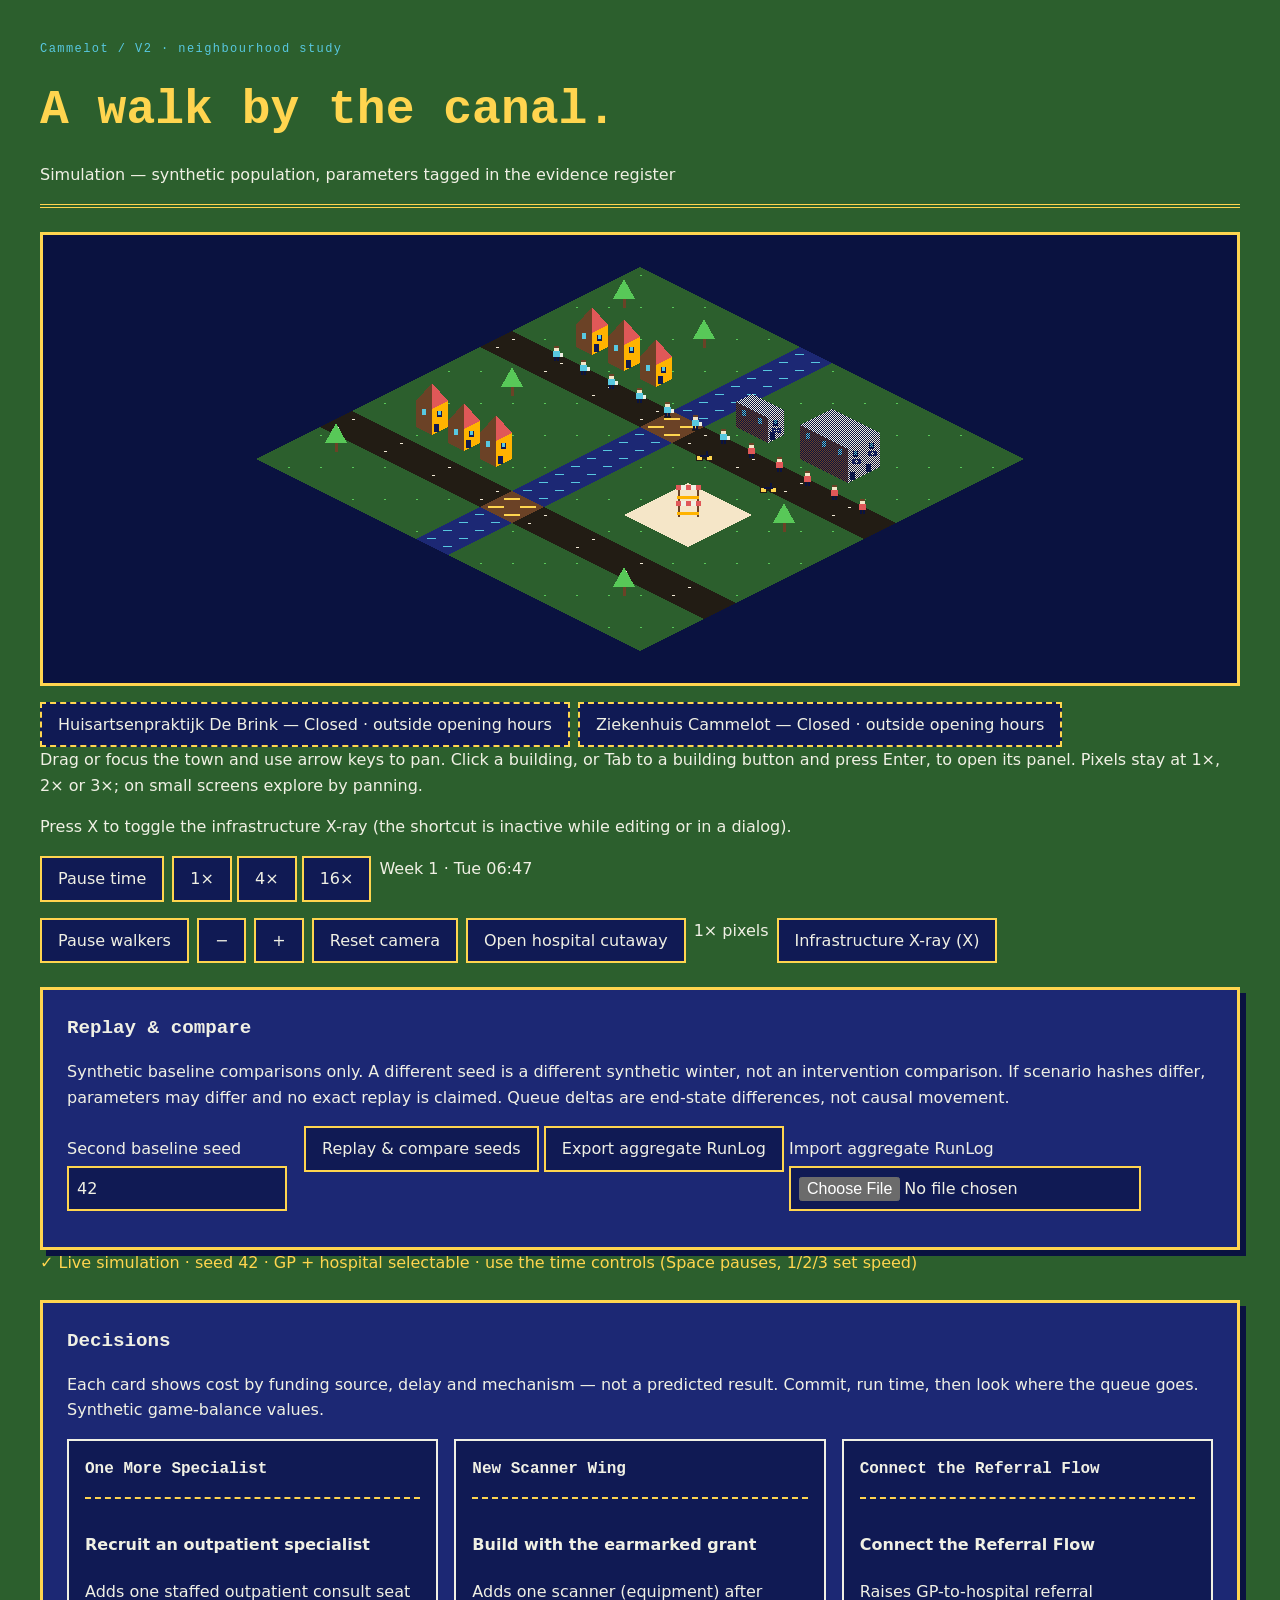
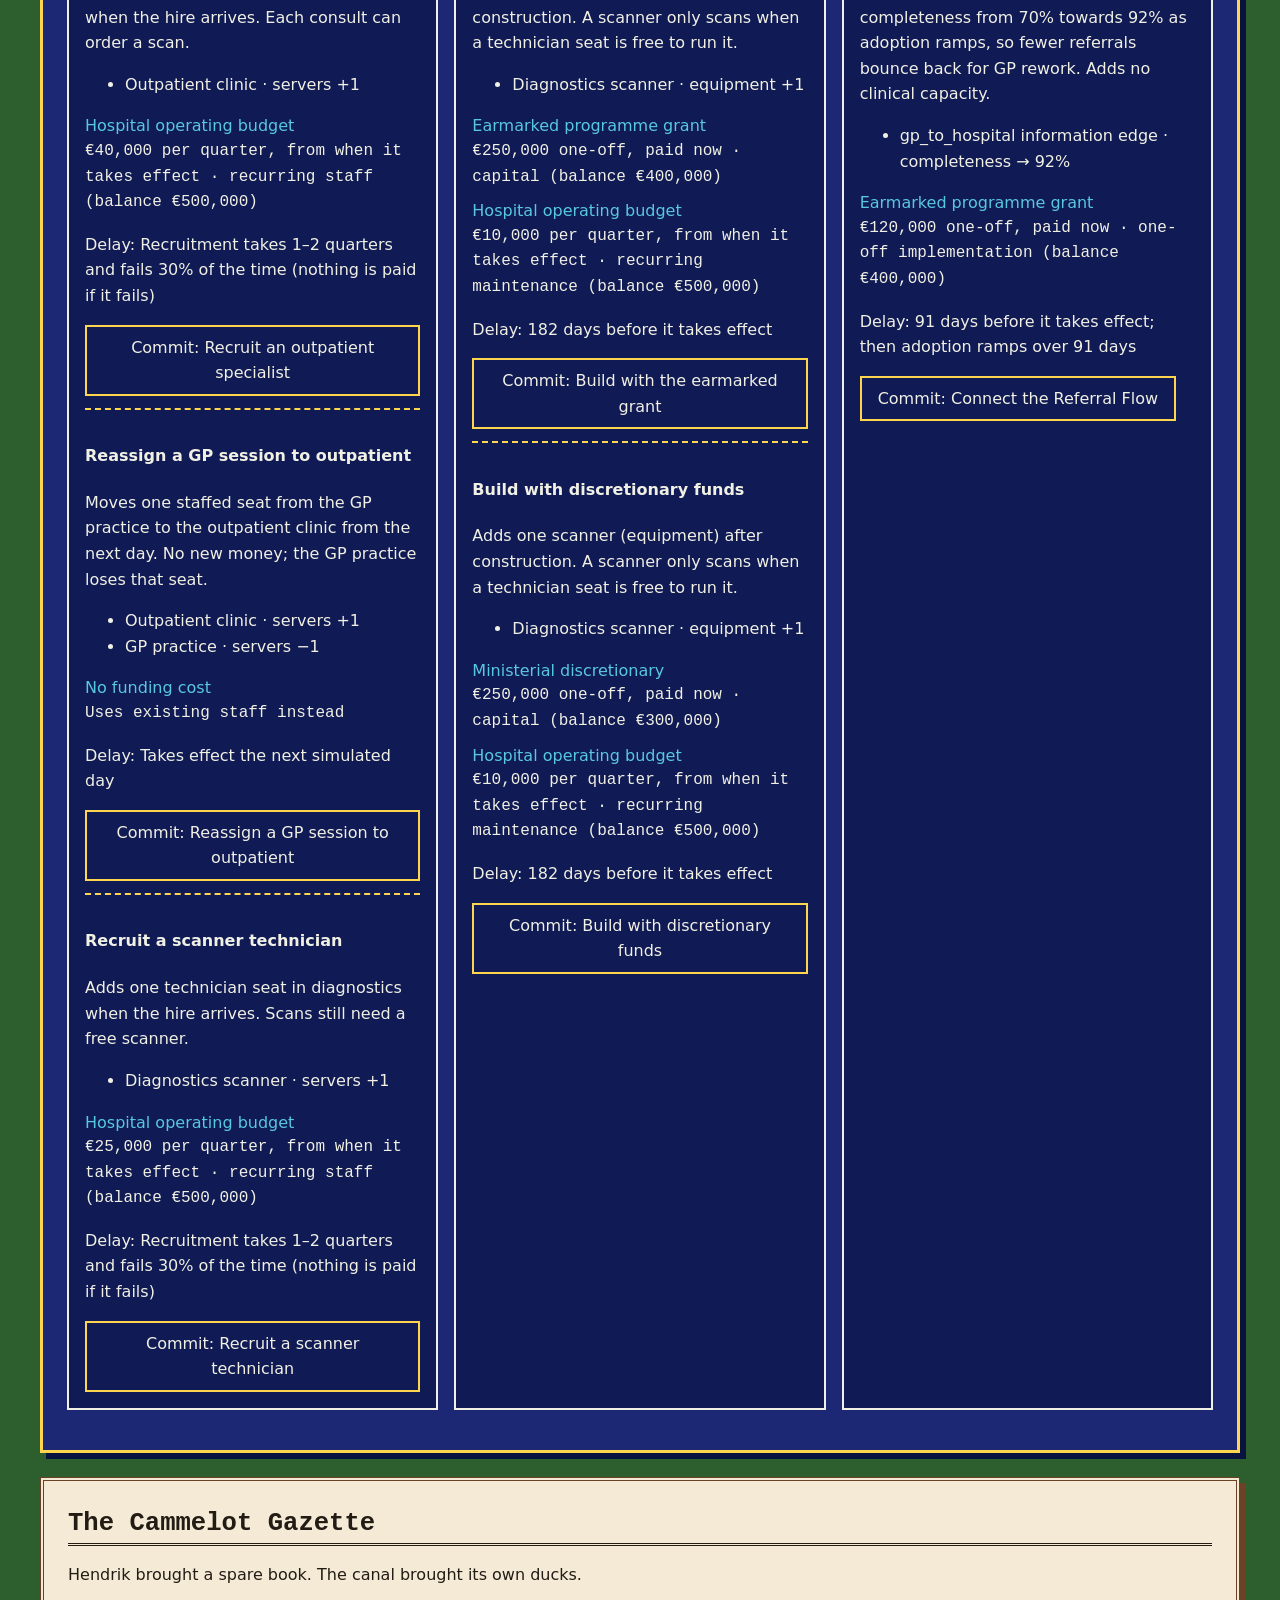
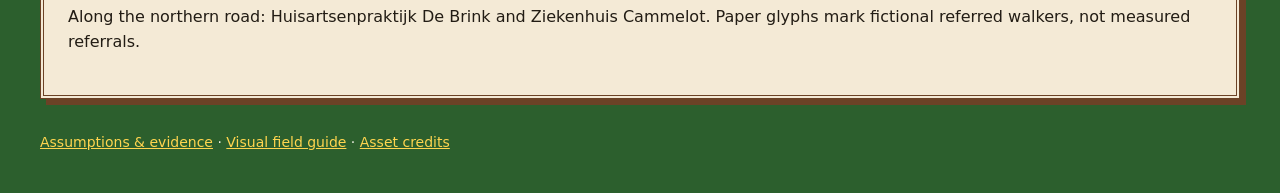
<file: index.html>
<!doctype html>
<html lang="en">
<head>
  <meta charset="utf-8"><meta name="viewport" content="width=device-width, initial-scale=1">
  <link rel="icon" href="data:,"><link rel="stylesheet" href="./src/ui/theme.css">
  <title>Cammelot V2 · A walk by the canal</title>
  <style>
    .town { position: relative; border: 3px solid var(--m-gold); background: var(--m-blue3); }
    #building-tooltip { position: absolute; z-index: 2; max-width: 16rem; padding: .5rem .75rem; transform: translate(-50%, calc(-100% - .5rem)); pointer-events: none;
      background: var(--m-blue); border: 2px solid var(--m-gold); color: var(--m-white); font-size: .875rem; line-height: 1.4; }
    #building-tooltip[hidden] { display: none; }
    #building-tooltip span { display: block; } #building-tooltip ul { margin: .25rem 0 0; padding: 0; list-style: none; font-family: var(--font-number); }
    .building-list { display: flex; flex-wrap: wrap; gap: .5rem; margin: 1rem 0 0; padding: 0; list-style: none; }
    .building-list button[data-state="closed"] { border-style: dashed; }
    .building-list button[data-state="construction"] { border-style: double; border-width: 4px; }
    #building-panel dl { display: grid; grid-template-columns: max-content 1fr; gap: .25rem 1rem; margin: 1rem 0; }
    #building-panel dt { color: var(--m-cyan); } #building-panel dd { margin: 0; font-family: var(--font-number); }
    #building-panel [data-xray-link="referral-completeness"] { color: var(--m-cyan); background: var(--m-blue2); border-block: 1px solid var(--m-cyan); padding: .2rem .4rem; }
    #building-panel dt[data-xray-link="referral-completeness"] { font-weight: bold; }
    #city { display: block; width: 100%; touch-action: none; cursor: grab; }
    .controls { display: flex; flex-wrap: wrap; gap: .5rem; margin-block: 1rem; }
    #interior[hidden] { display: none; }
    #interior { transform-origin: 70% 30%; animation: zoom-in .5s steps(6) both; }
    @keyframes zoom-in { from { transform: scale(.35); opacity: 0; } to { transform: scale(1); opacity: 1; } }
    #interior-canvas { display: block; width: 100%; max-width: 768px; image-rendering: pixelated; border: 3px solid var(--m-gold); cursor: pointer; }
    #interior-areas { display: flex; flex-wrap: wrap; gap: .5rem; margin: 1rem 0; padding: 0; list-style: none; }
    #interior-areas button[aria-pressed="true"] { border-width: 4px; }
    #interior-panel dl { display: grid; grid-template-columns: max-content 1fr; gap: .25rem 1rem; margin: 1rem 0; }
    #interior-panel dt { color: var(--m-cyan); } #interior-panel dd { margin: 0; font-family: var(--font-number); }
    #xray-panel[hidden] { display: none; }
    #xray-panel { margin-top: 1rem; }
    #xray-edges { display: grid; gap: .5rem; margin: 0; padding: 0; list-style: none; }
    #xray-edges button { width: 100%; text-align: left; }
    #xray-edges button[aria-pressed="true"] { border-width: 4px; }
    #xray-detail dl { display: grid; grid-template-columns: max-content 1fr; gap: .25rem 1rem; margin: 1rem 0; }
    #xray-detail dt { color: var(--m-cyan); } #xray-detail dd { margin: 0; font-family: var(--font-number); }
    .xray-note { border-inline-start: 4px solid var(--m-gold); padding-inline-start: .75rem; }
    .gazette { margin-top: 1.5rem; } #notice { color: var(--m-gold); }
    #replay-panel { margin-top: 1.5rem; }
    #replay-panel label { display: inline-grid; gap: .25rem; margin: .25rem .75rem .75rem 0; }
    #replay-panel input { min-height: 44px; max-width: 22rem; padding: .5rem; border: 2px solid var(--m-gold); background: var(--m-blue2); color: var(--m-white); font: inherit; }
    #replay-results { overflow-wrap: anywhere; }
    #decisions { margin-top: 1.5rem; } #decision-cards { display: grid; gap: 1rem; grid-template-columns: repeat(auto-fit, minmax(min(100%, 22rem), 1fr)); }
    #decision-cards .card + .card { margin-top: 0; } .decision-option { border-top: 2px dashed var(--m-gold); padding-top: .75rem; margin-top: .75rem; }
    #decision-cards .card > p { margin: 1rem 0 0; } .decision-option dt { color: var(--m-cyan); } .decision-option dd { margin: 0 0 .5rem; font-family: var(--font-number); }
  </style>
</head>
<body><main>
  <header><p class="eyebrow">Cammelot / V2 · neighbourhood study</p>
    <h1>A walk by the canal.</h1><p id="banner">Simulation — synthetic population, parameters tagged in the evidence register</p></header>
  <section aria-label="Isometric neighbourhood">
    <div class="town"><canvas id="city" width="800" height="448" tabindex="0" role="img"
      aria-label="Isometric Cammelot: canal, houses, market, De Brink GP and Cammelot hospital. Use arrow keys to pan." aria-describedby="help">
      A fictional neighbourhood with residents walking along the canal road.
    </canvas><div id="building-tooltip" role="tooltip" hidden></div></div>
    <nav id="buildings" aria-label="Buildings"></nav>
    <p id="help">Drag or focus the town and use arrow keys to pan. Click a building, or Tab to a building button and press Enter, to open its panel. Pixels stay at 1×, 2× or 3×; on small screens explore by panning.</p>
    <p>Press X to toggle the infrastructure X-ray (the shortcut is inactive while editing or in a dialog).</p>
    <div class="controls" id="time-controls" role="group" aria-label="Time controls">
      <button id="play" type="button" aria-pressed="false">Pause time</button>
      <span role="group" aria-label="Speed"><button type="button" data-speed="1" aria-pressed="true">1×</button>
        <button type="button" data-speed="4" aria-pressed="false">4×</button>
        <button type="button" data-speed="16" aria-pressed="false">16×</button></span>
      <output id="week" aria-label="Simulated time">Week 1</output>
    </div>
    <div class="controls" aria-label="Town camera">
      <button id="pause" aria-pressed="false">Pause walkers</button>
      <button id="out" aria-label="Zoom out">−</button><button id="in" aria-label="Zoom in">+</button>
      <button id="reset">Reset camera</button><button id="open-hospital" aria-controls="interior" aria-expanded="false">Open hospital cutaway</button><output id="zoom" aria-live="polite">1× pixels</output>
      <button id="toggle-xray" type="button" aria-pressed="false" aria-controls="xray-panel">Infrastructure X-ray (X)</button>
    </div>
    <section id="replay-panel" class="panel" aria-labelledby="replay-title">
      <h2 id="replay-title">Replay &amp; compare</h2>
      <p>Synthetic baseline comparisons only. A different seed is a different synthetic winter, not an intervention comparison. If scenario hashes differ, parameters may differ and no exact replay is claimed. Queue deltas are end-state differences, not causal movement.</p>
      <label>Second baseline seed <input id="compare-seed" type="text" value="42" autocomplete="off"></label>
      <button id="compare-baseline" type="button">Replay &amp; compare seeds</button>
      <button id="export-runlog" type="button">Export aggregate RunLog</button>
      <label>Import aggregate RunLog <input id="import-runlog" type="file" accept="application/json,.json"></label>
      <div id="replay-results" aria-live="polite"></div>
    </section>
    <section id="xray-panel" class="panel" aria-labelledby="xray-title" hidden>
      <h2 id="xray-title">Digital infrastructure X-ray</h2>
      <p class="xray-note">Synthetic fixture · assumption. These invented demonstration values are not observations, healthcare evidence, or a live integration.</p>
      <p>Static markers: four blocks show completeness (25% each); gold ticks show latency (one per 15 minutes, capped at six); clipboard and framed ! marks cue handoffs and failures. These are coarse display cues; select an edge for exact values. Status also uses ✓ / ! shapes and text, not colour alone.</p>
      <ul id="xray-edges" aria-label="Infrastructure edges"></ul>
      <article id="xray-detail" aria-live="polite"><h3 data-edge-title>Select an edge</h3><p data-edge-status></p><dl data-edge-values></dl></article>
    </section>
    <dialog id="building-panel" class="panel" aria-labelledby="building-panel-title">
      <h2 id="building-panel-title" data-panel-title></h2><dl data-panel-body></dl>
      <p>Synthetic values, not measurements.</p>
      <button type="button" data-panel-close>Close</button>
    </dialog>
    <p id="notice" role="status">Loading the neighbourhood…</p>
  </section>
  <section id="interior" aria-labelledby="interior-title" hidden>
    <h2 id="interior-title" tabindex="-1">Ziekenhuis Cammelot — cutaway</h2>
    <p>Chairs are capacity, people are the queue, staff are on shift. Synthetic values, not measurements.</p>
    <div id="interior-stage"></div>
    <ul id="interior-areas"></ul>
    <section id="interior-panel" class="panel" aria-live="polite"><h3 data-title>Choose an area</h3><dl data-body></dl></section>
    <button id="close-hospital" type="button">Back to the city</button>
  </section>
  <section id="decisions" class="panel" aria-labelledby="decisions-title" hidden>
    <h2 id="decisions-title">Decisions</h2>
    <p>Each card shows cost by funding source, delay and mechanism — not a predicted result. Commit, run time, then look where the queue goes. Synthetic game-balance values.</p>
    <div id="decision-cards"></div>
    <p id="decision-status" role="status" aria-live="polite"></p>
  </section>
  <section class="gazette" aria-labelledby="gazette-title"><h2 id="gazette-title">The Cammelot Gazette</h2>
    <p>Hendrik brought a spare book. The canal brought its own ducks.</p>
    <p>Along the northern road: Huisartsenpraktijk De Brink and Ziekenhuis Cammelot.
      Paper glyphs mark fictional referred walkers, not measured referrals.</p></section>
  <footer><a href="./assumptions.html">Assumptions &amp; evidence</a> · <a href="./styleguide.html">Visual field guide</a> · <a href="./assets/CREDITS.md">Asset credits</a></footer>
</main>
<script type="module">
  import { createCity, MOCK_SNAPSHOT } from './src/render/city.js';
  import { createBuildingUI } from './src/ui/buildings.js';
  import { mapInfrastructure, shouldToggleXrayKey } from './src/render/xray.js';
  import { createLive, toRenderSnapshot, describeTime, HONEST_LABEL, SPEEDS } from './src/app/live.js';
  import { createSim } from './src/sim/engine.js';
  import { compareRunLogs, exportRunLog, importRunLog, replayRunLog } from './src/sim/replay.js';
  import { describeDecisionCards, renderDecisionCards, REASONS } from './src/ui/decisions.js';
  const canvas = document.querySelector('#city'), notice = document.querySelector('#notice');
  try {
    const response = await fetch('./src/world/neighbourhood.json');
    if (!response.ok) throw Error(`World HTTP ${response.status}`);
    const world = await response.json(), city = createCity(canvas, world);
    // `?fixture` keeps the static mock Snapshots for visual tests; the default page runs the real engine.
    const params = new URLSearchParams(location.search), fixture = params.has('fixture');
    let scenario, live, snapshot = MOCK_SNAPSHOT;
    const timeControls = document.querySelector('#time-controls'), banner = document.querySelector('#banner');
    if (fixture) { timeControls.hidden = true; banner.textContent = 'Synthetic visual fixture — static mock Snapshots, no simulation.'; }
    else {
      const scenarioResponse = await fetch('./src/scenarios/chapter0.json');
      if (!scenarioResponse.ok) throw Error(`Scenario HTTP ${scenarioResponse.status}`);
      scenario = await scenarioResponse.json();
      const parseSeed = value => {
        if (typeof value !== 'string' || value.length === 0) return 42;
        if (/^-?\d+$/.test(value)) {
          const numeric = Number(value);
          if (Number.isSafeInteger(numeric)) return numeric;
        }
        return value;
      };
      const seed = parseSeed(params.get('seed') ?? '42');
      live = createLive(scenario, { seed });
      banner.textContent = HONEST_LABEL;
      snapshot = toRenderSnapshot(live.snapshot, scenario);
    }
    const buildings = createBuildingUI({ canvas, city, world, snapshot, root: document.querySelector('#buildings'),
      panel: document.querySelector('#building-panel'), tooltip: document.querySelector('#building-tooltip') });
    const xrayButton = document.querySelector('#toggle-xray'), xrayPanel = document.querySelector('#xray-panel');
    const xrayNote = document.querySelector('.xray-note');
    const xrayEdges = document.querySelector('#xray-edges'), xrayTitle = document.querySelector('[data-edge-title]');
    const xrayStatus = document.querySelector('[data-edge-status]'), xrayValues = document.querySelector('[data-edge-values]');
    const formatRate = value => `${value} (${Number((value * 100).toPrecision(8))}%)`;
    let xrayEnabled = false, selectedEdgeId = null, panelSnapshot, refreshDecisions = () => {};
    if (!fixture) {
      const edge = scenario.initialState.infrastructure.find(item => item.id === 'gp_to_hospital');
      xrayNote.textContent = `Synthetic simulation · ${edge?.provenance ?? 'unlabelled'} scenario input. These values are model parameters, not observations or healthcare evidence.`;
    }
    function refreshXrayPanel() {
      const edges = mapInfrastructure(snapshot);
      if (!edges.some(edge => edge.id === selectedEdgeId)) selectedEdgeId = edges[0]?.id ?? null;
      xrayEdges.replaceChildren(...edges.map(edge => {
        const li = document.createElement('li'), button = document.createElement('button');
        button.type = 'button'; button.dataset.edgeId = edge.id;
        button.setAttribute('aria-pressed', String(edge.id === selectedEdgeId));
        button.textContent = `${edge.label} — ${formatRate(edge.completeness)} complete · ${edge.latencyMinutes} min`;
        button.onclick = () => {
          selectedEdgeId = edge.id; refreshXrayPanel();
          xrayEdges.querySelector(`[data-edge-id="${edge.id}"]`)?.focus();
        };
        li.append(button); return li;
      }));
      const edge = edges.find(item => item.id === selectedEdgeId);
      if (!edge) {
        xrayTitle.textContent = 'No fixture infrastructure edges';
        xrayStatus.textContent = 'No matching Snapshot.infrastructure records are available.';
        xrayValues.replaceChildren();
        return;
      }
      const needsAttention = edge.completeness < 0.8 || edge.failureRate >= 0.1;
      xrayTitle.textContent = edge.label;
      xrayStatus.textContent = needsAttention ? '⚠ Fixture status: incomplete / failure-prone' : '✓ Fixture status: connected';
      const rows = [
        ['Completeness', formatRate(edge.completeness)],
        ['Latency', `${edge.latencyMinutes} minutes`],
        ['Manual handoff rate', formatRate(edge.manualHandoffRate)],
        ['Failure rate', formatRate(edge.failureRate)]
      ];
      xrayValues.replaceChildren(...rows.flatMap(([label, value]) => {
        const dt = document.createElement('dt'), dd = document.createElement('dd');
        dt.textContent = label; dd.textContent = value; return [dt, dd];
      }));
      xrayEdges.querySelectorAll('button').forEach(button =>
        button.setAttribute('aria-pressed', String(button.dataset.edgeId === edge.id)));
    }
    function setXray(enabled) {
      xrayEnabled = enabled;
      xrayButton.setAttribute('aria-pressed', String(enabled));
      xrayButton.textContent = enabled ? 'Turn infrastructure X-ray off (X)' : 'Infrastructure X-ray (X)';
      xrayPanel.hidden = !enabled;
      if (!enabled && xrayPanel.contains(document.activeElement)) xrayButton.focus();
      canvas.setAttribute('aria-label', enabled
        ? 'Isometric Cammelot infrastructure X-ray. Static information edges; select the edge panel for synthetic fixture values.'
        : 'Isometric Cammelot: canal, houses, market, De Brink GP and Cammelot hospital. Use arrow keys to pan.');
    }
    xrayButton.onclick = () => setXray(!xrayEnabled);
    window.addEventListener('keydown', event => {
      if (!shouldToggleXrayKey(event)) return;
      event.preventDefault(); setXray(!xrayEnabled);
    });
    const reduced = matchMedia('(prefers-reduced-motion: reduce)');
    let paused = reduced.matches, elapsed = 0, last, frames = 0, lastPublish = -Infinity, published, simFailed = false, drawFailed = false;
    const pause = document.querySelector('#pause');
    const updatePause = () => { pause.textContent = paused ? 'Resume walkers' : 'Pause walkers'; pause.setAttribute('aria-pressed', String(paused)); };
    updatePause();
    pause.onclick = () => { paused = !paused; updatePause(); };
    reduced.addEventListener('change', () => { paused = reduced.matches; updatePause(); });
    const resize = () => city.resize(canvas.parentElement.clientWidth, innerWidth <= 480 ? 352 : 448);
    new ResizeObserver(resize).observe(canvas.parentElement); resize();
    const zoomLabel = () => { document.querySelector('#zoom').textContent = `${city.camera.scale}× pixels`; };
    document.querySelector('#in').onclick = () => { city.zoom(city.camera.scale + 1); zoomLabel(); };
    document.querySelector('#out').onclick = () => { city.zoom(city.camera.scale - 1); zoomLabel(); };
    document.querySelector('#reset').onclick = () => { city.reset(); zoomLabel(); };
    canvas.onkeydown = event => {
      const delta = { ArrowLeft: [-32, 0], ArrowRight: [32, 0], ArrowUp: [0, -32], ArrowDown: [0, 32] }[event.key];
      if (delta) { event.preventDefault(); city.pan(...delta); }
    };
    let drag;
    canvas.onpointerdown = e => { drag = { x: e.clientX, y: e.clientY }; canvas.setPointerCapture(e.pointerId); canvas.focus(); };
    canvas.onpointermove = e => { if (drag) { city.pan(drag.x - e.clientX, drag.y - e.clientY); drag = { x: e.clientX, y: e.clientY }; } };
    canvas.onpointerup = canvas.onpointercancel = () => { drag = null; };
    const samples = [], play = document.querySelector('#play'), weekOut = document.querySelector('#week');
    const speedButtons = [...document.querySelectorAll('[data-speed]')];
    const updateTime = () => {
      play.textContent = live.paused ? 'Play time' : 'Pause time'; play.setAttribute('aria-pressed', String(live.paused));
      speedButtons.forEach(b => b.setAttribute('aria-pressed', String(Number(b.dataset.speed) === live.speed)));
      const t = describeTime(live.snapshot.time); weekOut.textContent = t.text; weekOut.dataset.week = t.week;
    };
    if (live) {
      play.onclick = () => { live.setPaused(!live.paused); updateTime(); };
      speedButtons.forEach(b => { b.onclick = () => { live.setSpeed(Number(b.dataset.speed)); updateTime(); }; });
      addEventListener('keydown', e => {
        if (e.target.closest?.('input, textarea, select, dialog') || e.ctrlKey || e.metaKey || e.altKey) return;
        if (e.key === ' ' && e.target === document.body) { e.preventDefault(); play.click(); }
        else if (SPEEDS[Number(e.key) - 1] && e.target === document.body) speedButtons[Number(e.key) - 1].click();
      });
      updateTime();
      const replayResults = document.querySelector('#replay-results');
      const parseSeed = value => {
        const text = value.trim();
        if (!text) throw new TypeError('Enter a seed.');
        if (/^-?\d+$/.test(text)) {
          const numeric = Number(text);
          if (Number.isSafeInteger(numeric)) return numeric;
        }
        return text;
      };
      const makeLogAtCurrentTime = seedValue => {
        const sim = createSim(scenario, seedValue);
        sim.runUntil(live.snapshot.time);
        return sim.runLog();
      };
      const displayComparison = (a, b, replayHash = null) => {
        const result = compareRunLogs(a, b);
        const scenarioHashDiffers = a.scenario.sha256 !== b.scenario.sha256;
        const metricLines = (metrics) => metrics.map(({ name, a: before, b: after, delta }) =>
          `${name}: ${delta === null ? 'not present in both runs' : `A ${before} → B ${after} · Δ ${delta}`}`);
        replayResults.textContent = [
          `Synthetic comparison · ${scenarioHashDiffers ? 'scenario hash differs; no exact replay performed' : 'matching scenario hash'}`,
          `Decision log · A ${a.decisions.length} entries · B ${b.decisions.length} entries`,
          ...(replayHash ? [`✓ Imported RunLog replayed exactly · snapshot SHA-256 ${replayHash}`] : []),
          'System outcomes & KPIs', ...metricLines(result.system),
          'Local resource KPIs', ...metricLines(result.local),
          'Queue deltas are end-state differences, not causal movement.',
          'Where the queue went · B − A',
          ...result.queueChanges.map(({ areaId, a: before, b: after, delta }) =>
            `${areaId}: ${before} → ${after} waiting · Δ ${delta}`),
        ].join('\n');
      };
      document.querySelector('#compare-baseline').onclick = () => {
        try {
          const other = makeLogAtCurrentTime(parseSeed(document.querySelector('#compare-seed').value));
          displayComparison(live.runLog(), other);
        } catch (error) {
          replayResults.textContent = `Comparison unavailable: ${error.message}`;
        }
      };
      document.querySelector('#export-runlog').onclick = () => {
        const blob = new Blob([exportRunLog(live.runLog())], { type: 'application/json' });
        const url = URL.createObjectURL(blob), link = document.createElement('a');
        link.href = url; link.download = `cammelot-run-${String(live.snapshot.seed)}.json`;
        link.click(); URL.revokeObjectURL(url);
      };
      document.querySelector('#import-runlog').onchange = async event => {
        const file = event.target.files?.[0];
        if (!file) return;
        try {
          const imported = importRunLog(await file.text());
          const currentLog = live.runLog();
          if (imported.scenario.sha256 !== currentLog.scenario.sha256) {
            displayComparison(currentLog, imported);
            return;
          }
          const replayed = replayRunLog(scenario, imported);
          const currentSeed = createSim(scenario, live.snapshot.seed);
          currentSeed.runUntil(imported.finalTime);
          displayComparison(currentSeed.runLog(), imported, replayed.snapshotHash);
        } catch (error) {
          replayResults.textContent = `RunLog import/comparison unavailable: ${error.message}`;
        }
      };
      const decisionRoot = document.querySelector('#decision-cards'), decisionStatus = document.querySelector('#decision-status');
      let decisionKey;
      const commit = (interventionId, variant, label) => {
        const entry = live.commit(interventionId, variant);
        decisionStatus.textContent = entry.status === 'applied'
          ? `Committed “${label}”. Implementation starts ${describeTime(entry.effectiveAt).text}.`
          : `Not committed: ${REASONS[entry.reasonCode] ?? entry.reasonCode}.`;
        snapshot = toRenderSnapshot(live.snapshot, scenario); refreshDecisions();
      };
      refreshDecisions = () => {
        const key = JSON.stringify([live.snapshot.funding, live.snapshot.interventions]);
        if (key === decisionKey) return;
        decisionKey = key; renderDecisionCards(decisionRoot, describeDecisionCards(scenario, live.snapshot), commit);
      };
      document.querySelector('#decisions').hidden = false; refreshDecisions();
    }
    // Sim tick and draw are decoupled: a failure in one is logged once and never stops the frame loop.
    function frame(now) {
      const dt = last === undefined ? 0 : now - last;
      if (live && !document.hidden) {
        try {
          const next = live.advance(dt);
          if (now - lastPublish >= 250 && next !== published) {
            lastPublish = now; published = next; snapshot = toRenderSnapshot(next, scenario); updateTime(); updateInterior(); refreshDecisions();
          }
        } catch (error) { if (!simFailed) { simFailed = true; console.error('Simulation tick failed', error); notice.textContent = 'Simulation stopped: see console.'; } live.setPaused(true); }
      }
      if (!paused && last !== undefined && !document.hidden) elapsed += Math.min(dt, 100);
      last = now;
      const start = performance.now();
      try {
        buildings.setSnapshot(snapshot);
        if (panelSnapshot !== snapshot) { panelSnapshot = snapshot; refreshXrayPanel(); }
        city.render(snapshot, (elapsed / 1000) % 40, { ...buildings.view, xray: xrayEnabled });
      }
      catch (error) { if (!drawFailed) { drawFailed = true; console.error('Town draw failed', error); } }
      samples.push({ interval: dt, render: performance.now() - start }); if (samples.length > 600) samples.shift();
      frames++; canvas.dataset.frames = frames;
      requestAnimationFrame(frame);
    }
    // Read-only diagnostics for browser smoke / budget measurements, not simulation state.
    window.town = { city, buildings, get live() { return live; }, get snapshot() { return snapshot; }, set snapshot(next) { snapshot = next; }, get xrayEnabled() { return xrayEnabled; }, get elapsed() { return elapsed; }, get samples() { return samples.slice(); } };
    const { MOCK_INTERIOR_SNAPSHOT, AREAS, createInterior, describeArea, areaAt } = await import('./src/render/interior.js');
    // The cutaway canvas exists only while the hospital is open, so the city stays the page's single canvas.
    const interiorEl = document.querySelector('#interior'), stage = document.querySelector('#interior-stage');
    let interiorCanvas, interior;
    const areaList = document.querySelector('#interior-areas');
    const openButton = document.querySelector('#open-hospital');
    const panel = document.querySelector('#interior-panel');
    let area = null;
    const interiorSnapshot = () => live ? snapshot : MOCK_INTERIOR_SNAPSHOT;
    const drawInterior = () => interior?.render(interiorSnapshot(), area);
    const choose = id => {
      area = id; const d = describeArea(interiorSnapshot(), id);
      panel.querySelector('[data-title]').textContent = d.name;
      const rows = [['Queue', `${d.queue} waiting`], ['In service', `${d.inService} of ${d.capacity} chairs`],
        ['Mean wait', d.meanWaitDays === null ? 'n/a' : `${d.meanWaitDays} days`], ['Utilisation ρ', `${d.rho.toFixed(2)} (${d.bandLabel})`],
        ['Staff on shift', String(d.staffOnShift)], ['Reason', d.reason]];
      panel.querySelector('[data-body]').replaceChildren(...rows.flatMap(([t, v]) => {
        const dt = document.createElement('dt'), dd = document.createElement('dd'); dt.textContent = t; dd.textContent = v; return [dt, dd]; }));
      areaList.querySelectorAll('button').forEach(b => b.setAttribute('aria-pressed', String(b.dataset.id === id)));
      drawInterior();
    };
    const updateInterior = () => { if (!interior) return; if (area) choose(area); else drawInterior(); };
    for (const a of AREAS) {
      const li = document.createElement('li'), b = document.createElement('button');
      b.type = 'button'; b.dataset.id = a.id; b.textContent = a.name; b.setAttribute('aria-pressed', 'false');
      b.onclick = () => choose(a.id); li.append(b); areaList.append(li);
    }
    const clickArea = e => {
      const r = interiorCanvas.getBoundingClientRect(), id = areaAt({ x: (e.clientX - r.left) * 768 / r.width, y: (e.clientY - r.top) * 332 / r.height });
      if (id) choose(id);
    };
    openButton.onclick = () => {
      if (!interiorCanvas) {
        interiorCanvas = Object.assign(document.createElement('canvas'), { id: 'interior-canvas', width: 768, height: 332, onclick: clickArea });
        interiorCanvas.setAttribute('role', 'img');
        interiorCanvas.setAttribute('aria-label', 'Hospital cutaway with Referral office, Outpatient clinic and Diagnostics. Use the area buttons for details.');
        stage.append(interiorCanvas); interior = createInterior(interiorCanvas);
      }
      interiorEl.hidden = false; openButton.setAttribute('aria-expanded', 'true'); drawInterior();
      document.querySelector('#interior-title').focus();
    };
    document.querySelector('#close-hospital').onclick = () => {
      interiorCanvas?.remove(); interiorCanvas = interior = undefined; interiorEl.hidden = true; openButton.setAttribute('aria-expanded', 'false'); openButton.focus();
    };
    notice.textContent = fixture ? '✓ Mock Snapshot · 9 fictional walkers · GP + hospital selectable · no simulation'
      : '✓ Live simulation · seed ' + live.snapshot.seed + ' · GP + hospital selectable · use the time controls (Space pauses, 1/2/3 set speed)';
    requestAnimationFrame(frame);
  } catch (error) { notice.textContent = `Town unavailable: ${error.message}`; console.error(error); }
</script></body></html>
</file>
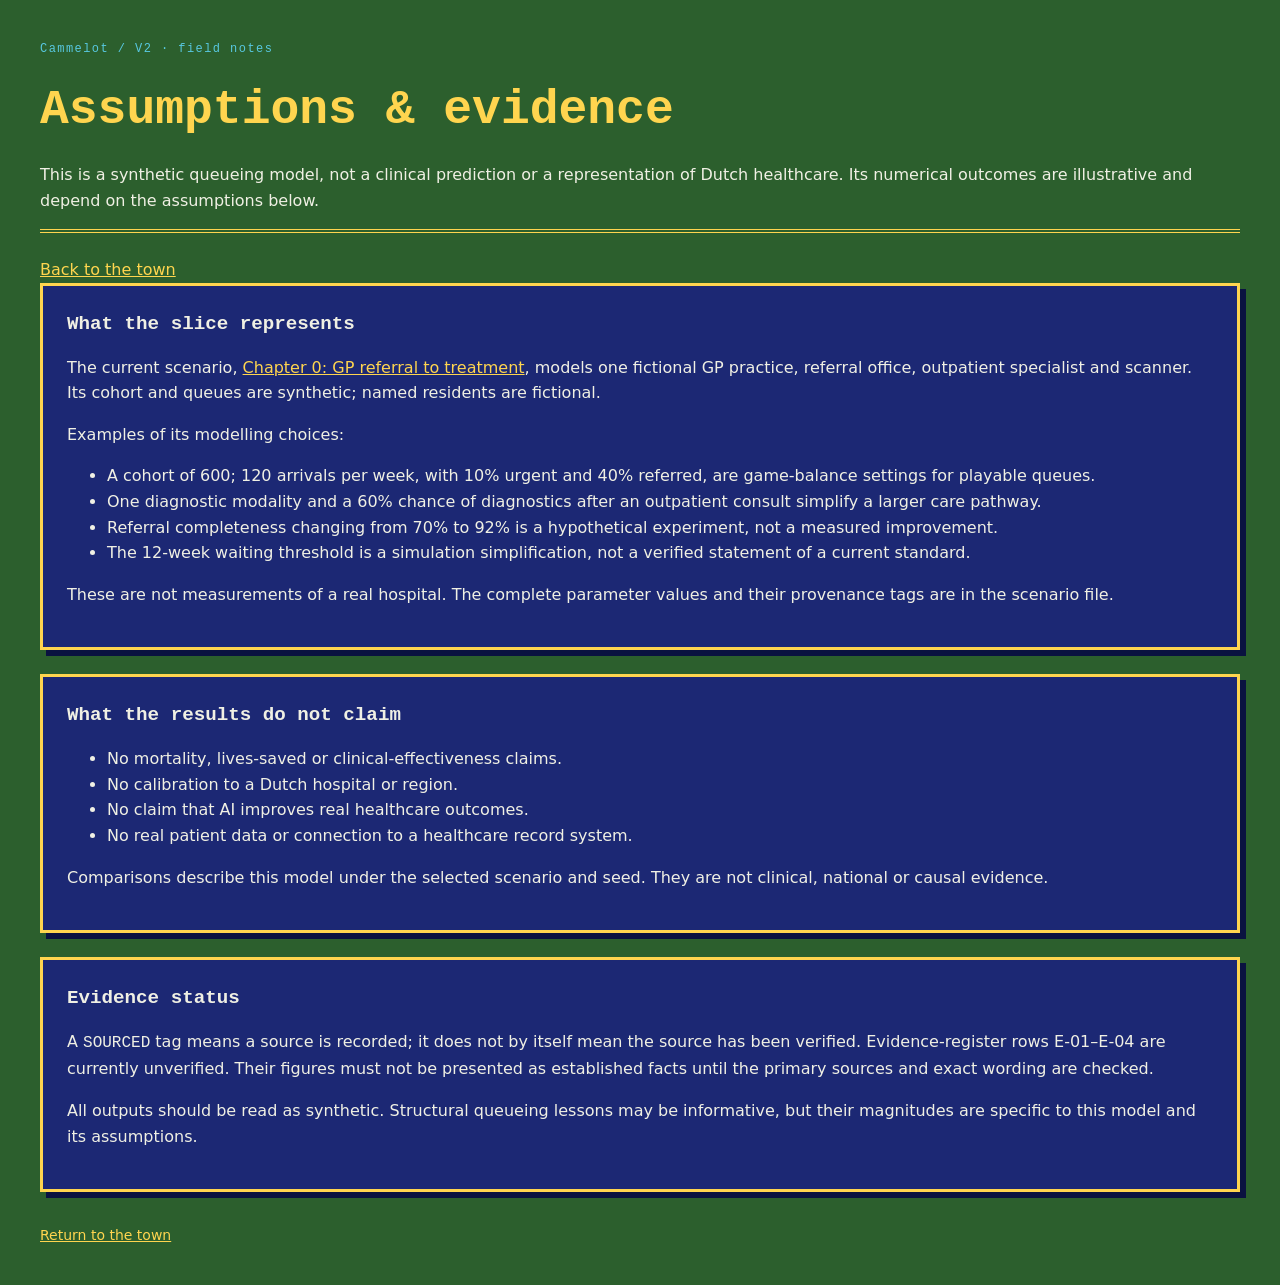
<file: assumptions.html>
<!doctype html>
<html lang="en">
<head>
  <meta charset="utf-8"><meta name="viewport" content="width=device-width, initial-scale=1">
  <link rel="icon" href="data:,"><link rel="stylesheet" href="./src/ui/theme.css">
  <title>Assumptions &amp; evidence · Cammelot V2</title>
</head>
<body><main>
  <header>
    <p class="eyebrow">Cammelot / V2 · field notes</p>
    <h1>Assumptions &amp; evidence</h1>
    <p>This is a synthetic queueing model, not a clinical prediction or a representation of Dutch healthcare. Its numerical outcomes are illustrative and depend on the assumptions below.</p>
  </header>
  <nav aria-label="Study pages"><a href="./index.html">Back to the town</a></nav>

  <section class="panel" aria-labelledby="scope-title">
    <h2 id="scope-title">What the slice represents</h2>
    <p>The current scenario, <a href="./src/scenarios/chapter0.json">Chapter 0: GP referral to treatment</a>, models one fictional GP practice, referral office, outpatient specialist and scanner. Its cohort and queues are synthetic; named residents are fictional.</p>
    <p>Examples of its modelling choices:</p>
    <ul>
      <li>A cohort of 600; 120 arrivals per week, with 10% urgent and 40% referred, are game-balance settings for playable queues.</li>
      <li>One diagnostic modality and a 60% chance of diagnostics after an outpatient consult simplify a larger care pathway.</li>
      <li>Referral completeness changing from 70% to 92% is a hypothetical experiment, not a measured improvement.</li>
      <li>The 12-week waiting threshold is a simulation simplification, not a verified statement of a current standard.</li>
    </ul>
    <p>These are not measurements of a real hospital. The complete parameter values and their provenance tags are in the scenario file.</p>
  </section>

  <section class="panel wide" aria-labelledby="limits-title">
    <h2 id="limits-title">What the results do not claim</h2>
    <ul>
      <li>No mortality, lives-saved or clinical-effectiveness claims.</li>
      <li>No calibration to a Dutch hospital or region.</li>
      <li>No claim that AI improves real healthcare outcomes.</li>
      <li>No real patient data or connection to a healthcare record system.</li>
    </ul>
    <p>Comparisons describe this model under the selected scenario and seed. They are not clinical, national or causal evidence.</p>
  </section>

  <section class="panel wide" aria-labelledby="evidence-title">
    <h2 id="evidence-title">Evidence status</h2>
    <p>A <code>SOURCED</code> tag means a source is recorded; it does not by itself mean the source has been verified. Evidence-register rows E-01–E-04 are currently unverified. Their figures must not be presented as established facts until the primary sources and exact wording are checked.</p>
    <p>All outputs should be read as synthetic. Structural queueing lessons may be informative, but their magnitudes are specific to this model and its assumptions.</p>
  </section>

  <footer><a href="./index.html">Return to the town</a></footer>
</main></body>
</html>
</file>
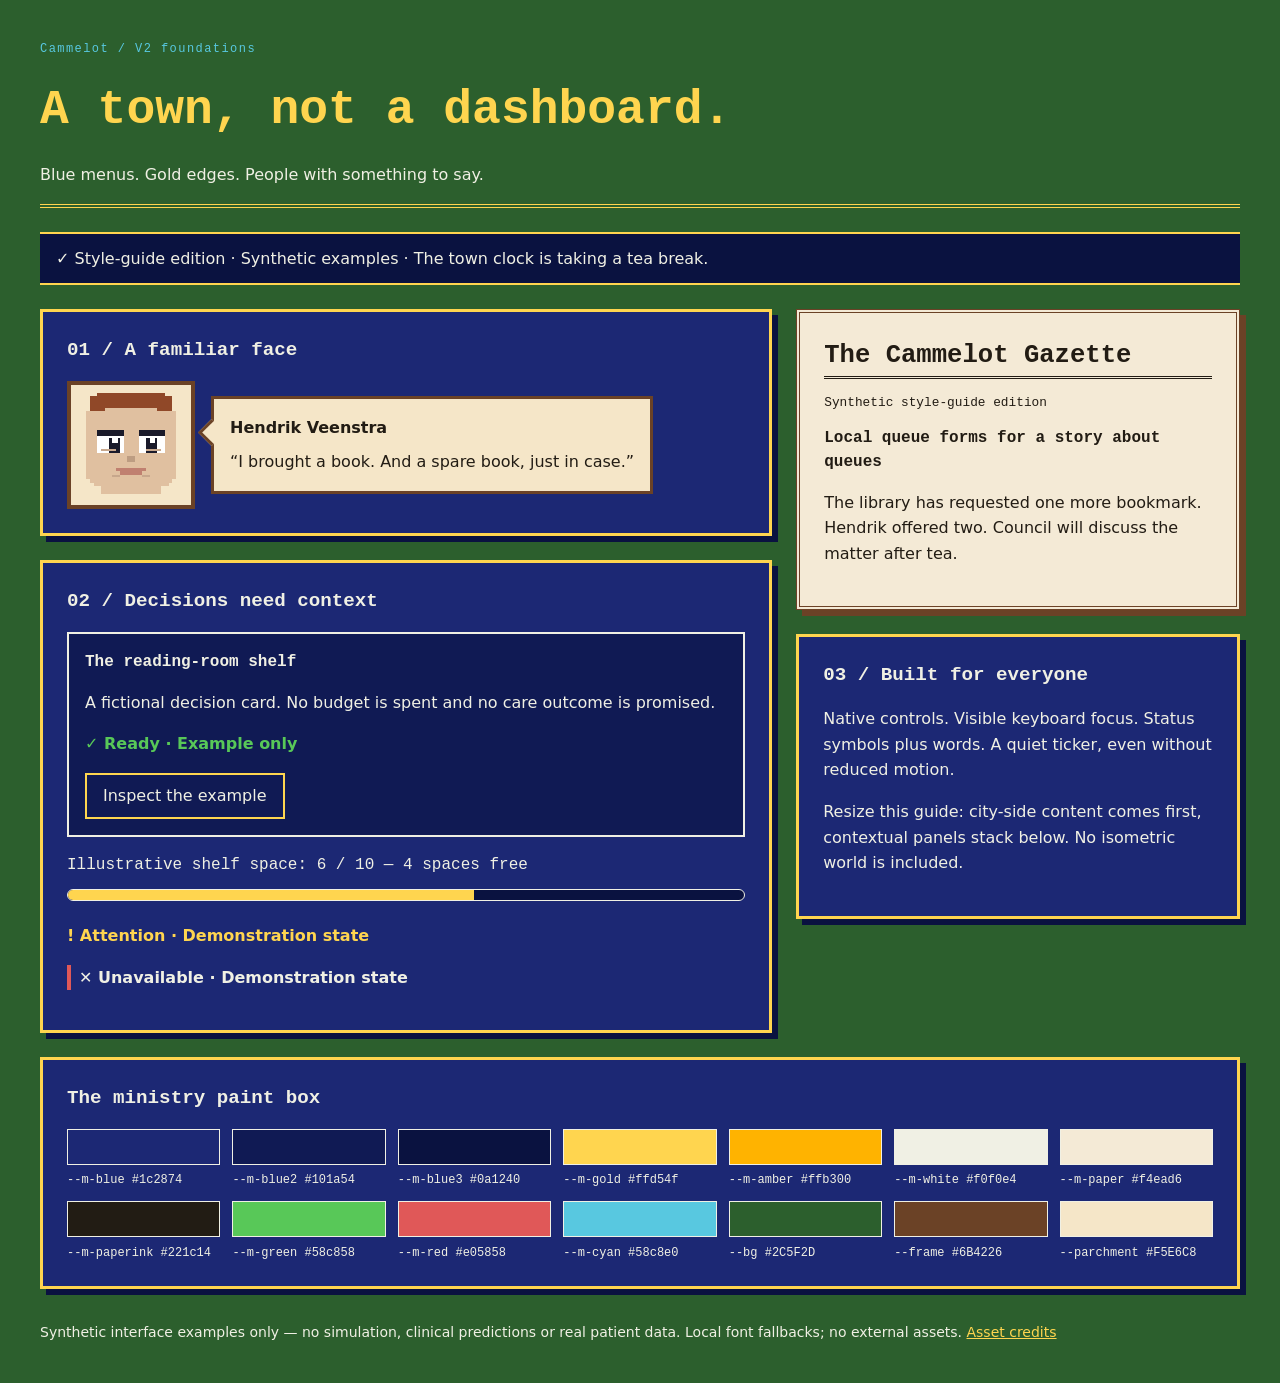
<file: styleguide.html>
<!doctype html>
<html lang="en">
<head>
  <meta charset="utf-8">
  <meta name="viewport" content="width=device-width, initial-scale=1">
  <meta name="color-scheme" content="dark light">
  <link rel="icon" href="data:,">
  <link rel="stylesheet" href="./src/ui/theme.css">
  <title>Cammelot V2 · Visual field guide</title>
</head>
<body>
<main>
  <header><p class="eyebrow">Cammelot / V2 foundations</p><h1>A town, not a dashboard.</h1>
    <p>Blue menus. Gold edges. People with something to say.</p></header>
  <div id="ticker"></div>
  <div class="layout"><div id="left" class="stack"></div><aside id="right" class="stack" aria-label="Town newspaper"></aside></div>
  <section class="panel wide" aria-labelledby="palette-title"><h2 id="palette-title">The ministry paint box</h2><div id="swatches" class="swatches"></div></section>
  <footer>Synthetic interface examples only — no simulation, clinical predictions or real patient data.
    Local font fallbacks; no external assets. <a href="./assets/CREDITS.md">Asset credits</a></footer>
</main>
<dialog id="details" class="panel" aria-labelledby="dialog-title">
  <h2 id="dialog-title">A small, inspectable foundation</h2>
  <p>This is a visual component library, not a running care model. Values and resident dialogue are fictional examples.</p>
  <p>Tab stays inside this dialog. Escape or Close returns to the opening button.</p>
  <form method="dialog"><button autofocus>Close</button></form>
</dialog>
<script type="module">
  import { Panel, Card, Meter, Ticker, Gazette, openDialog } from './src/ui/components.js';
  import { generatePortrait, PALETTE_TOKENS } from './src/render/sprites.js';
  const p = value => Object.assign(document.createElement('p'), { textContent: value });
  document.querySelector('#ticker').append(Ticker({ message: '✓ Style-guide edition · Synthetic examples · The town clock is taking a tea break.' }));
  const resident = document.createElement('div');
  resident.className = 'resident';
  const portrait = generatePortrait('hendrik-veenstra', { skin: '#E0C0A0', hair: '#904828', hType: 7 }, 70, 'male', 82);
  portrait.className = 'portrait';
  portrait.setAttribute('role', 'img');
  portrait.setAttribute('aria-label', 'Pixel portrait of fictional resident Hendrik Veenstra');
  const bubble = document.createElement('blockquote');
  bubble.append(Object.assign(document.createElement('strong'), { textContent: 'Hendrik Veenstra' }), p('“I brought a book. And a spare book, just in case.”'));
  resident.append(portrait, bubble);
  const inspect = Object.assign(document.createElement('button'), { textContent: 'Inspect the example' });
  inspect.addEventListener('click', () => openDialog(document.querySelector('#details'), inspect));
  const status = (tone, copy) => { const node = p(copy); node.className = 'status'; node.dataset.tone = tone; return node; };
  document.querySelector('#left').append(
    Panel({ title: '01 / A familiar face', children: [resident] }),
    Panel({ title: '02 / Decisions need context', children: [
      Card({ title: 'The reading-room shelf', children: [p('A fictional decision card. No budget is spent and no care outcome is promised.'), status('ok', '✓ Ready · Example only'), inspect] }),
      Meter({ label: 'Illustrative shelf space', value: 6, max: 10, status: '4 spaces free' }),
      status('warning', '! Attention · Demonstration state'), status('error', '✕ Unavailable · Demonstration state')
    ] })
  );
  document.querySelector('#right').append(
    Gazette({ headline: 'Local queue forms for a story about queues', story: 'The library has requested one more bookmark. Hendrik offered two. Council will discuss the matter after tea.' }),
    Panel({ title: '03 / Built for everyone', children: [p('Native controls. Visible keyboard focus. Status symbols plus words. A quiet ticker, even without reduced motion.'), p('Resize this guide: city-side content comes first, contextual panels stack below. No isometric world is included.')] })
  );
  const styles = getComputedStyle(document.documentElement);
  for (const token of PALETTE_TOKENS) {
    const swatch = document.createElement('div'); swatch.className = 'swatch';
    const chip = document.createElement('span'); chip.style.background = `var(${token})`; chip.setAttribute('aria-hidden', 'true');
    swatch.append(chip, document.createTextNode(`${token} ${styles.getPropertyValue(token).trim()}`));
    document.querySelector('#swatches').append(swatch);
  }
</script>
</body>
</html>
</file>
<file: src/ui/theme.css>
:root {
  color-scheme: dark;
  --m-blue: #1c2874;
  --m-blue2: #101a54;
  --m-blue3: #0a1240;
  --m-gold: #ffd54f;
  --m-amber: #ffb300;
  --m-white: #f0f0e4;
  --m-paper: #f4ead6;
  --m-paperink: #221c14;
  --m-green: #58c858;
  --m-red: #e05858;
  --m-cyan: #58c8e0;
  --bg: #2C5F2D;
  --frame: #6B4226;
  --parchment: #F5E6C8;
  --font-pixel: "Press Start 2P", "Courier New", monospace;
  --font-body: "Space Grotesk", system-ui, sans-serif;
  --font-number: "JetBrains Mono", monospace;
}
* { box-sizing: border-box; }
body { margin: 0; background: var(--bg); color: var(--m-white); font: 1rem/1.6 var(--font-body); }
h1, h2, h3, p { margin: 0 0 1rem; }
h1, h2, h3, .eyebrow { font-family: var(--font-pixel); line-height: 1.5; }
h1 { font-size: clamp(1.7rem, 4vw, 3rem); color: var(--m-gold); }
h2 { font-size: 1.2rem; } h3 { font-size: 1rem; }
.eyebrow { font-size: .75rem; letter-spacing: .12em; color: var(--m-cyan); }
button, select { font: inherit; min-height: 44px; padding: .5rem 1rem; border: 2px solid var(--m-gold); background: var(--m-blue2); color: var(--m-white); cursor: pointer; }
button:hover { background: var(--m-blue); }
button:disabled { opacity: .6; cursor: not-allowed; }
:focus-visible { outline: 3px solid var(--m-white); outline-offset: 4px; }
a { color: var(--m-gold); }
main { max-width: 1280px; margin: auto; padding: 2.5rem; }
header { border-bottom: 4px double var(--m-gold); margin-bottom: 1.5rem; }
.layout { display: grid; grid-template-columns: minmax(0, 1.65fr) minmax(0, 1fr); gap: 1.5rem; align-items: start; }
.stack { display: grid; gap: 1.5rem; min-width: 0; }
.panel { padding: 1.5rem; background: var(--m-blue); border: 3px solid var(--m-gold); box-shadow: 6px 6px 0 var(--m-blue3); min-width: 0; }
.card { padding: 1rem; background: var(--m-blue2); border: 2px solid var(--m-white); }
.card + .card { margin-top: 1rem; }
.ticker { padding: .75rem 1rem; margin-bottom: 1.5rem; background: var(--m-blue3); border-block: 2px solid var(--m-gold); }
.ticker p { margin: 0; }
.meter { display: grid; gap: .3rem; margin-block: 1rem; }
.meter meter { width: 100%; height: 1.5rem; accent-color: var(--m-gold); }
meter::-webkit-meter-bar { background: var(--m-blue3); border-color: var(--m-white); }
meter::-webkit-meter-optimum-value { background: var(--m-gold); }
meter::-moz-meter-bar { background: var(--m-gold); }
.number { font-family: var(--font-number); }
.status { font-weight: bold; } .status[data-tone="ok"] { color: var(--m-green); }
.status[data-tone="warning"] { color: var(--m-gold); }
.status[data-tone="error"] { color: var(--m-white); border-inline-start: 4px solid var(--m-red); padding-inline-start: .5rem; }
.gazette { color-scheme: light; padding: 1.5rem; color: var(--m-paperink); background: var(--m-paper); border: 4px double var(--frame); box-shadow: 6px 6px 0 var(--frame); }
.gazette h2 { font-size: 1.6rem; border-bottom: 3px double var(--m-paperink); }
.gazette .edition { font: .8rem var(--font-number); }
.resident { display: flex; align-items: center; gap: 1rem; }
canvas { image-rendering: pixelated; }
.portrait { width: 128px; height: 128px; flex-shrink: 0; background: var(--parchment); border: 4px solid var(--frame); }
blockquote { position: relative; margin: 0; padding: 1rem; background: var(--parchment); color: var(--m-paperink); border: 3px solid var(--frame); }
blockquote::before { content: ""; position: absolute; left: -12px; top: 24px; width: 16px; height: 16px; background: var(--parchment); border-left: 3px solid var(--frame); border-bottom: 3px solid var(--frame); transform: rotate(45deg); }
blockquote p { margin: .5rem 0 0; }
.swatches { display: grid; grid-template-columns: repeat(7, minmax(0, 1fr)); gap: .75rem; }
.swatch { min-width: 0; font: .75rem/1.5 var(--font-number); overflow-wrap: anywhere; }
.swatch span { display: block; height: 36px; border: 1px solid var(--m-white); margin-bottom: .4rem; }
.wide { margin-top: 1.5rem; }
dialog { color: var(--m-white); width: min(560px, calc(100% - 2rem)); max-height: 85dvh; overflow: auto; }
dialog::backdrop { background: rgb(10 18 64 / 80%); }
footer { margin-top: 2rem; font-size: .875rem; }
@media (max-width: 1024px) { main { padding: 1.5rem; } .layout { grid-template-columns: minmax(0, 1.3fr) minmax(0, 1fr); } .swatches { grid-template-columns: repeat(4, minmax(0, 1fr)); } }
@media (max-width: 768px) { .layout { grid-template-columns: 1fr; } dialog.panel { position: fixed; inset: auto 0 0; margin: 0 auto; width: 100%; max-height: 80dvh; border-bottom: 0; } }
@media (max-width: 480px) { main { padding: 1rem; } .panel, .gazette { padding: 1rem; } .resident { align-items: flex-start; } .portrait { width: 64px; height: 64px; } .swatches { grid-template-columns: repeat(2, minmax(0, 1fr)); } h2 { font-size: 1rem; } }
@media (prefers-reduced-motion: reduce) { *, *::before, *::after { animation: none !important; transition: none !important; scroll-behavior: auto !important; } }
</file>
